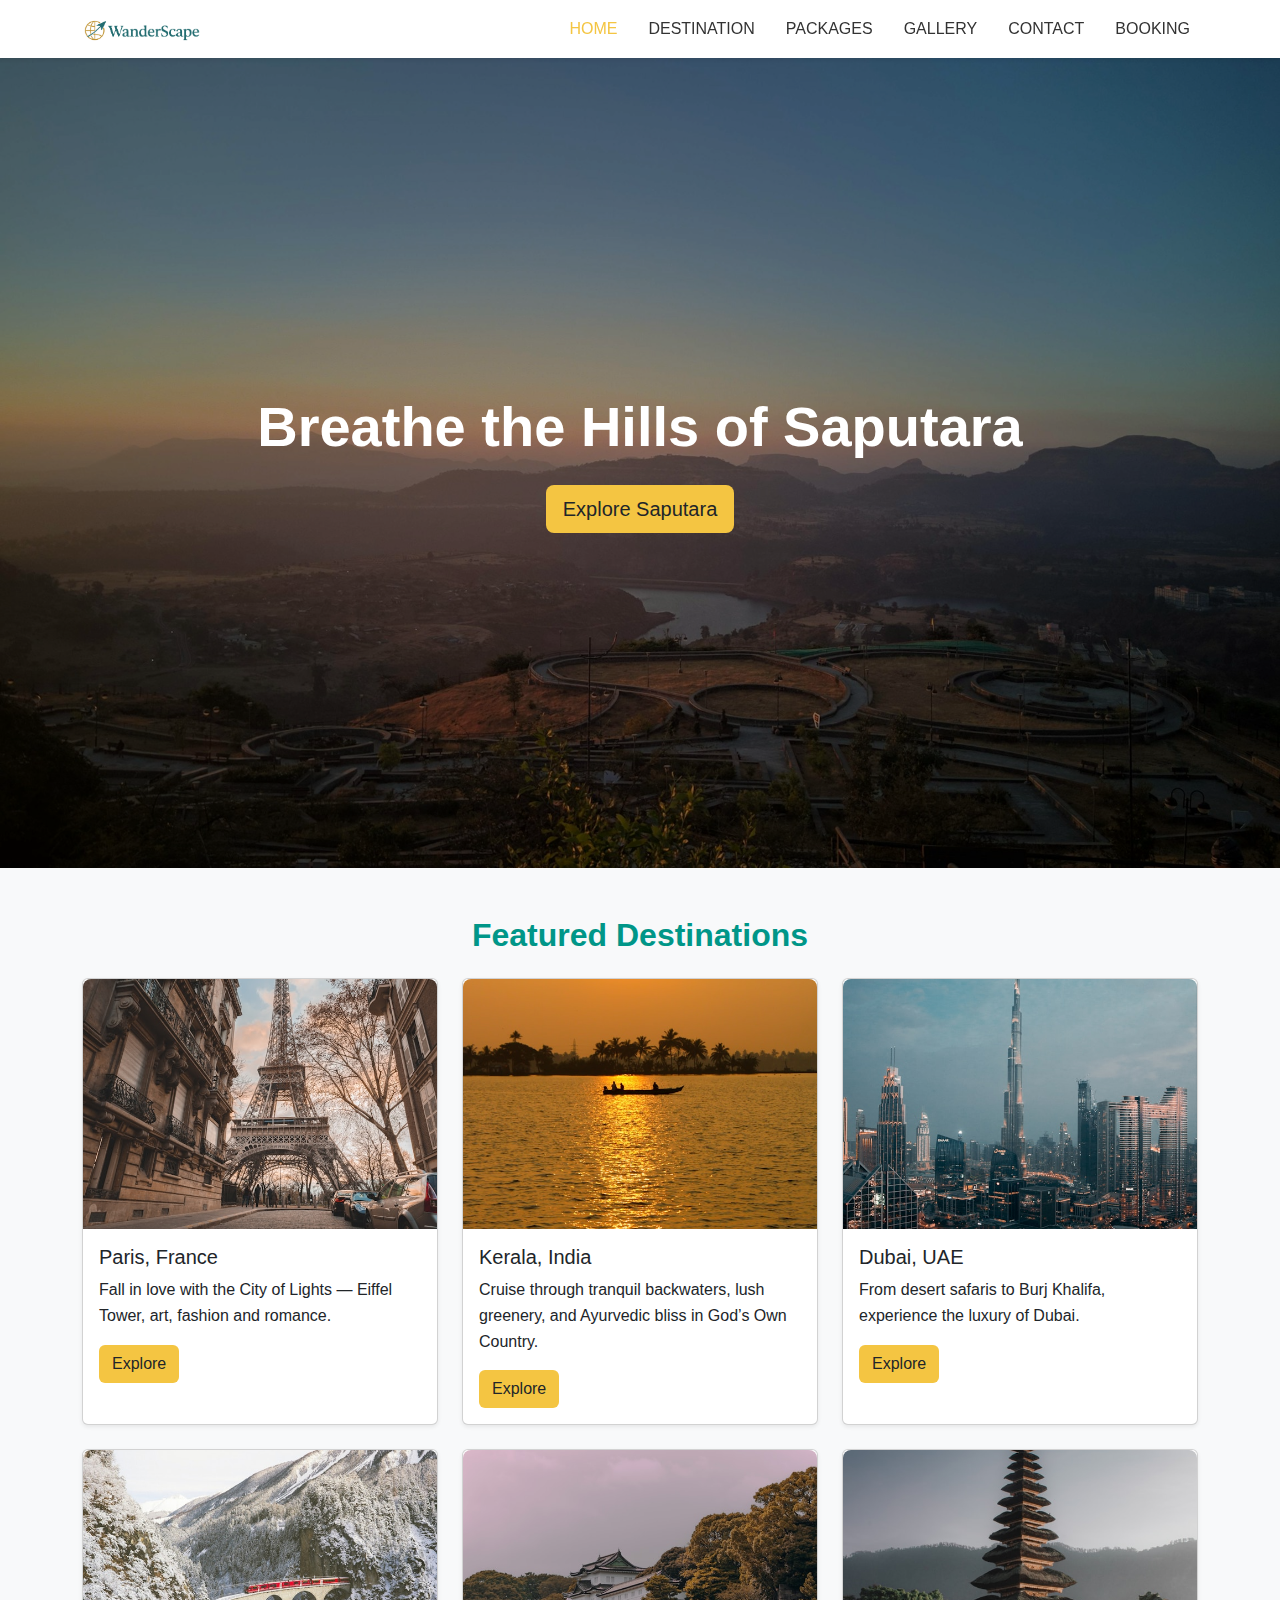
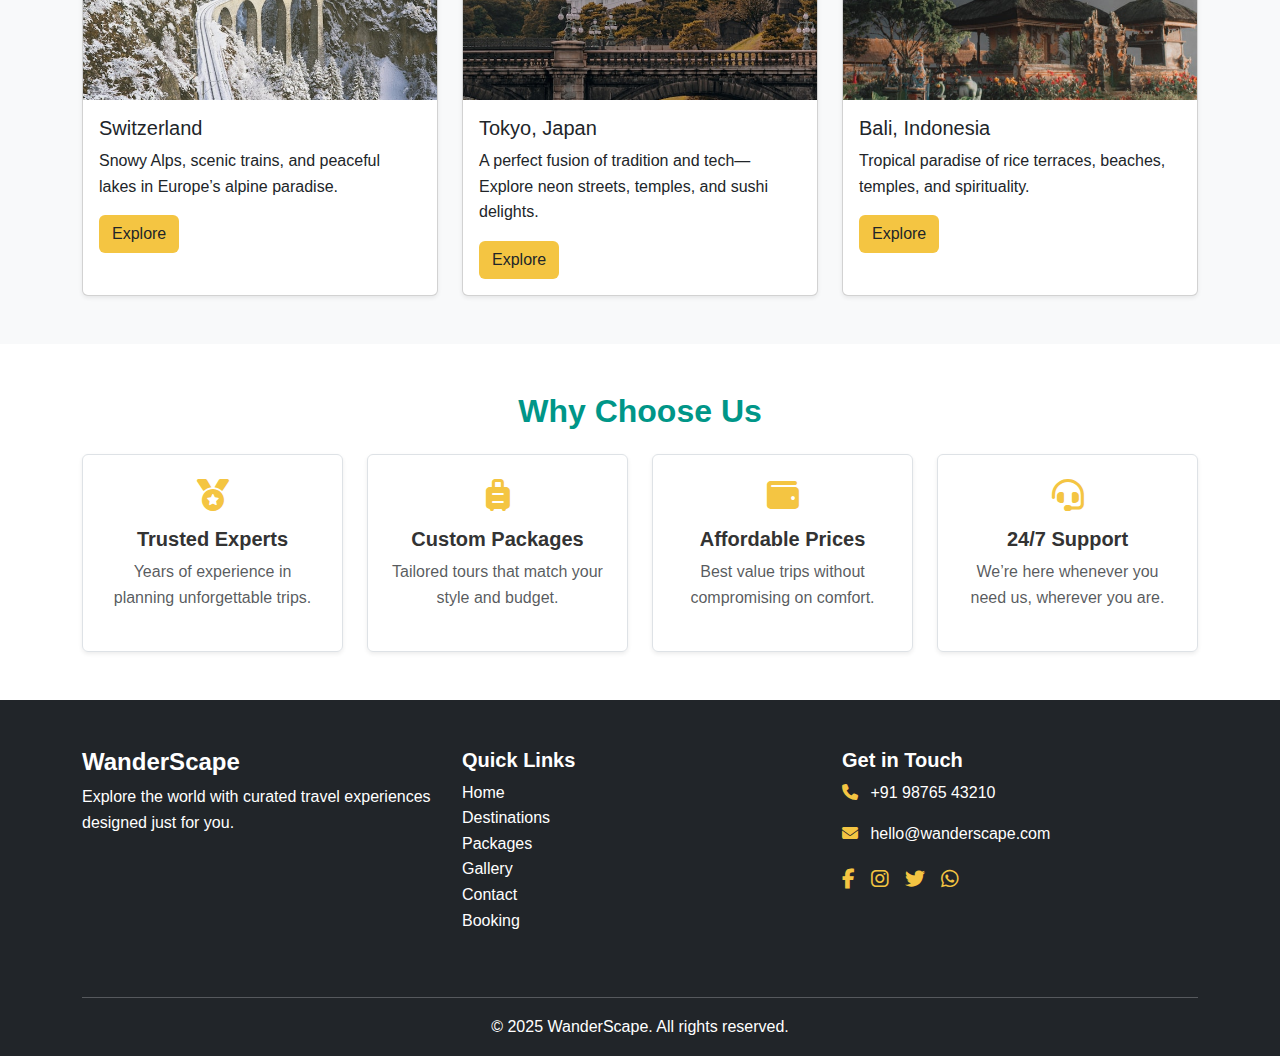
<file: WanderScape/index.html>
<!DOCTYPE html>
<html lang="en">
<head>
    <meta charset="UTF-8">
    <meta name="viewport" content="width=device-width, initial-scale=1.0">
    <title>WanderScape</title>


    <link href="https://cdn.jsdelivr.net/npm/bootstrap@5.3.3/dist/css/bootstrap.min.css" rel="stylesheet">
    <link rel="stylesheet" href="https://cdnjs.cloudflare.com/ajax/libs/font-awesome/6.5.0/css/all.min.css">
    <link rel="shortcut icon" href="images/logo-01.png" type="image/x-icon">

    <style>
 /* ========= Root Variables ========= */
:root {
  --primary-color: #009688;
  --accent-color: #f4c542;
  --bg-color: #ffffff;
  --text-color: #333333;
  --light-accent: #ccefff;
}

/* ========= Base Reset ========= */
body {
  background-color: var(--bg-color);
  color: var(--text-color);
  font-family: 'Segoe UI', sans-serif;
  line-height: 1.6;
  margin: 0;
  padding: 0;
}

/* ========= Navbar Styling ========= */
.navbar {
  transition: all 0.3s ease;
}

.navbar .navbar-brand img {
  max-height: 50px;
}

.nav-link {
  color: var(--text-color);
  margin-left: 15px;
  position: relative;
  font-weight: 500;
  text-transform: uppercase;
  transition: 0.3s ease;
}

.nav-link::after {
  content: '';
  position: absolute;
  left: 0;
  bottom: -5px;
  width: 0;
  height: 2px;
  background-color: var(--accent-color);
  transition: width 0.3s;
}

.nav-link:hover::after {
  width: 100%;
}

.nav-link:hover {
  color: var(--accent-color) !important;
}

.nav-link.active {
  color: var(--accent-color) !important;
}

.sticky-top {
  transition: all 0.3s ease-in-out;
  z-index: 1030; /* ensures navbar stays above everything */
}

.carousel-caption {
  top: 0;
  bottom: 0;
  left: 0;
  right: 0;
  padding: 30px;
  background: rgba(0, 0, 0, 0.4); /* optional dark overlay */
  display: flex;
  flex-direction: column;
  justify-content: center;
  align-items: center;
}

#heroCarousel .carousel-item {
  height: 90vh; /* Adjust as needed */
}

#heroCarousel .carousel-item img {
  object-fit: cover;
  height: 100%;
  width: 100%;
}

.card-img-top {
  height: 250px;         
  object-fit: cover;     
  border-radius: 8px 8px 0 0;
}

.btn{
    background-color: var(--accent-color);
}

.btn:hover{
    background-color: var(--light-accent);
    color: var(--text-color);
}

.container h2{
    color: var(--primary-color);
}

.highlight-box:hover {
  background-color:var(--light-accent);
  transition: all 0.3s ease;
  transform: translateY(-5px);
}

i{
  color: var(--accent-color);
}

footer a:hover {
  color: var(--accent-color);
  text-decoration: underline;
}

    </style>
</head>
<body>

    <nav class="navbar navbar-expand-lg navbar-light bg-white shadow-sm sticky-top">
    <div class="container">
        
        <a class="navbar-brand" href="#">
        <img src="images/logo-02.png" alt="Logo" width="120" height="auto">
        </a>

        <button class="navbar-toggler" type="button" data-bs-toggle="collapse" data-bs-target="#navbarNav">
        <span class="navbar-toggler-icon"></span>
        </button>


        <div class="collapse navbar-collapse justify-content-end" id="navbarNav">
        <ul class="navbar-nav text-uppercase fw-semibold">
            <li class="nav-item">
            <a class="nav-link active" href="index.html">Home</a>
            </li>
            <li class="nav-item">
            <a class="nav-link" href="destination.html">Destination</a>
            </li>
            <li class="nav-item">
            <a class="nav-link" href="packages.html">Packages</a>
            </li>
            <li class="nav-item">
            <a class="nav-link" href="gallery.html">Gallery</a>
            </li>
            <li class="nav-item">
            <a class="nav-link" href="contact.html">Contact</a>
            </li>
            <li class="nav-item">
            <a class="nav-link" href="booking.html">Booking</a>
            </li>
        </ul>
        </div>
    </div>
    </nav>

    <div id="heroCarousel" class="carousel slide" data-bs-ride="carousel" data-bs-interval="2500">
  <div class="carousel-inner">

    <!-- Saputara -->
    <div class="carousel-item active">
      <img src="images/saputara.jpg" class="d-block w-100" alt="Saputara">
      <div class="carousel-caption d-flex flex-column justify-content-center align-items-center h-100">
        <h1 class="display-4 fw-bold text-white">Breathe the Hills of Saputara</h1>
        <a href="packages.html" class="btn btn-lg mt-3">Explore Saputara</a>
      </div>
    </div>

    <!-- Goa -->
    <div class="carousel-item">
      <img src="images/goa.jpg" class="d-block w-100" alt="Goa">
      <div class="carousel-caption d-flex flex-column justify-content-center align-items-center h-100">
        <h1 class="display-4 fw-bold text-white">Feel the Freedom of Goa Beaches</h1>
        <a href="booking.html" class="btn btn-lg mt-3">Book Your Getaway</a>
      </div>
    </div>

    <!-- Jaipur -->
    <div class="carousel-item">
      <img src="images/jaipur.jpg" class="d-block w-100" alt="Jaipur">
      <div class="carousel-caption d-flex flex-column justify-content-center align-items-center h-100">
        <h1 class="display-4 fw-bold text-white">Step Into Royal Heritage in Jaipur</h1>
        <a href="destination.html" class="btn btn-lg mt-3">Discover Jaipur</a>
      </div>
    </div>

    <!-- Manali -->
    <div class="carousel-item">
      <img src="images/manali.jpg" class="d-block w-100" alt="Manali">
      <div class="carousel-caption d-flex flex-column justify-content-center align-items-center h-100">
        <h1 class="display-4 fw-bold text-white">Adventure & Chill in Manali</h1>
        <a href="packages.html" class="btn btn-lg mt-3">View Packages</a>
      </div>
    </div>

    <!-- Rann of Kutch -->
    <div class="carousel-item">
      <img src="images/kutch.jpg" class="d-block w-100" alt="Rann of Kutch">
      <div class="carousel-caption d-flex flex-column justify-content-center align-items-center h-100">
        <h1 class="display-4 fw-bold text-white">Witness the White Wonders of Kutch</h1>
        <a href="gallery.html" class="btn btn-lg mt-3">Experience the Rann</a>
      </div>
    </div>

    </div>
    </div>

    <section class="featured-destinations py-5 bg-light">
    <div class="container">
      <h2 class="text-center mb-4 fw-bold">Featured Destinations</h2>
      <div class="row g-4">

        <!-- Paris -->
        <div class="col-md-4">
          <div class="card h-100 shadow-sm">
            <img src="images/paris.jpg" class="card-img-top" alt="Paris">
            <div class="card-body">
              <h5 class="card-title">Paris, France</h5>
              <p class="card-text">Fall in love with the City of Lights — Eiffel Tower, art, fashion and romance.</p>
              <a href="destination.html#paris" class="btn">Explore</a>
            </div>
          </div>
        </div>

        <!-- Kerala -->
      <div class="col-md-4">
      <div class="card h-100 shadow-sm">
          <img src="images/kerala.jpg" class="card-img-top" alt="Kerala">
          <div class="card-body">
          <h5 class="card-title">Kerala, India</h5>
          <p class="card-text">Cruise through tranquil backwaters, lush greenery, and Ayurvedic bliss in God’s Own Country.</p>
          <a href="destination.html#kerala" class="btn">Explore</a>
          </div>
      </div>
      </div>

        <!-- Dubai -->
        <div class="col-md-4">
          <div class="card h-100 shadow-sm">
            <img src="images/dubai.jpg" class="card-img-top" alt="Dubai">
            <div class="card-body">
              <h5 class="card-title">Dubai, UAE</h5>
              <p class="card-text">From desert safaris to Burj Khalifa, experience the luxury of Dubai.</p>
              <a href="destination.html#dubai" class="btn">Explore</a>
            </div>
          </div>
        </div>

        <!-- Switzerland -->
        <div class="col-md-4">
          <div class="card h-100 shadow-sm">
            <img src="images/switzerland.jpg" class="card-img-top" alt="Switzerland">
            <div class="card-body">
              <h5 class="card-title">Switzerland</h5>
              <p class="card-text">Snowy Alps, scenic trains, and peaceful lakes in Europe’s alpine paradise.</p>
              <a href="destination.html#switzerland" class="btn">Explore</a>
            </div>
          </div>
        </div>

        <!-- Tokyo -->
      <div class="col-md-4">
      <div class="card h-100 shadow-sm">
          <img src="images/tokyo.jpg" class="card-img-top" alt="Tokyo">
          <div class="card-body">
          <h5 class="card-title">Tokyo, Japan</h5>
          <p class="card-text">A perfect fusion of tradition and tech—Explore neon streets, temples, and sushi delights.</p>
          <a href="destination.html#tokyo" class="btn">Explore</a>
          </div>
      </div>
      </div>


        <!-- Bali -->
        <div class="col-md-4">
          <div class="card h-100 shadow-sm">
            <img src="images/bali.jpg" class="card-img-top" alt="Bali">
            <div class="card-body">
              <h5 class="card-title">Bali, Indonesia</h5>
              <p class="card-text">Tropical paradise of rice terraces, beaches, temples, and spirituality.</p>
              <a href="destination.html#bali" class="btn">Explore</a>
            </div>
          </div>
        </div>

      </div>
    </div>
  </section>

  <section class="why-choose-us py-5">
    <div class="container">
      <h2 class="text-center mb-4 fw-bold">Why Choose Us</h2>
      <div class="row g-4 text-center">

        <!-- Box 1 -->
        <div class="col-md-3">
          <div class="p-4 border rounded shadow-sm h-100 highlight-box">
            <i class="fas fa-medal fa-2x mb-3"></i>
            <h5 class="fw-semibold">Trusted Experts</h5>
            <p class="text-muted">Years of experience in planning unforgettable trips.</p>
          </div>
        </div>

        <!-- Box 2 -->
        <div class="col-md-3">
          <div class="p-4 border rounded shadow-sm h-100 highlight-box">
            <i class="fas fa-suitcase-rolling fa-2x mb-3"></i>
            <h5 class="fw-semibold">Custom Packages</h5>
            <p class="text-muted">Tailored tours that match your style and budget.</p>
          </div>
        </div>

        <!-- Box 3 -->
        <div class="col-md-3">
          <div class="p-4 border rounded shadow-sm h-100 highlight-box">
            <i class="fas fa-wallet fa-2x mb-3"></i>
            <h5 class="fw-semibold">Affordable Prices</h5>
            <p class="text-muted">Best value trips without compromising on comfort.</p>
          </div>
        </div>

        <!-- Box 4 -->
        <div class="col-md-3">
          <div class="p-4 border rounded shadow-sm h-100 highlight-box">
            <i class="fas fa-headset fa-2x mb-3"></i>
            <h5 class="fw-semibold">24/7 Support</h5>
            <p class="text-muted">We’re here whenever you need us, wherever you are.</p>
          </div>
        </div>

      </div>
    </div>
  </section>

  <footer class="bg-dark text-white pt-5 pb-3">
  <div class="container">
    <div class="row">

      
      <div class="col-md-4 mb-4">
        <h4 class="fw-bold">WanderScape</h4>
        <p>Explore the world with curated travel experiences designed just for you.</p>
      </div>

      <!-- Quick Links -->
      <div class="col-md-4 mb-4">
        <h5 class="fw-semibold">Quick Links</h5>
        <ul class="list-unstyled">
          <li><a href="index.html" class="text-white text-decoration-none">Home</a></li>
          <li><a href="destination.html" class="text-white text-decoration-none">Destinations</a></li>
          <li><a href="packages.html" class="text-white text-decoration-none">Packages</a></li>
          <li><a href="gallery.html" class="text-white text-decoration-none">Gallery</a></li>
          <li><a href="contact.html" class="text-white text-decoration-none">Contact</a></li>
          <li><a href="booking.html" class="text-white text-decoration-none">Booking</a></li>
        </ul>
      </div>

    
      <div class="col-md-4 mb-4">
        <h5 class="fw-semibold">Get in Touch</h5>
        <p><i class="fas fa-phone me-2"></i> +91 98765 43210</p>
        <p><i class="fas fa-envelope me-2"></i> hello@wanderscape.com</p>
        <div class="d-flex gap-3 mt-3">
          <a href="#" class="text-white fs-5"><i class="fab fa-facebook-f"></i></a>
          <a href="#" class="text-white fs-5"><i class="fab fa-instagram"></i></a>
          <a href="#" class="text-white fs-5"><i class="fab fa-twitter"></i></a>
          <a href="#" class="text-white fs-5"><i class="fab fa-whatsapp"></i></a>
        </div>
      </div>

    </div>

    <hr class="border-top border-light mt-4">
    <p class="text-center mb-0">© 2025 WanderScape. All rights reserved.</p>
  </div>
</footer>


    <script src="https://cdn.jsdelivr.net/npm/bootstrap@5.3.3/dist/js/bootstrap.bundle.min.js">

      
    </script>
</body>
</html>
</file>
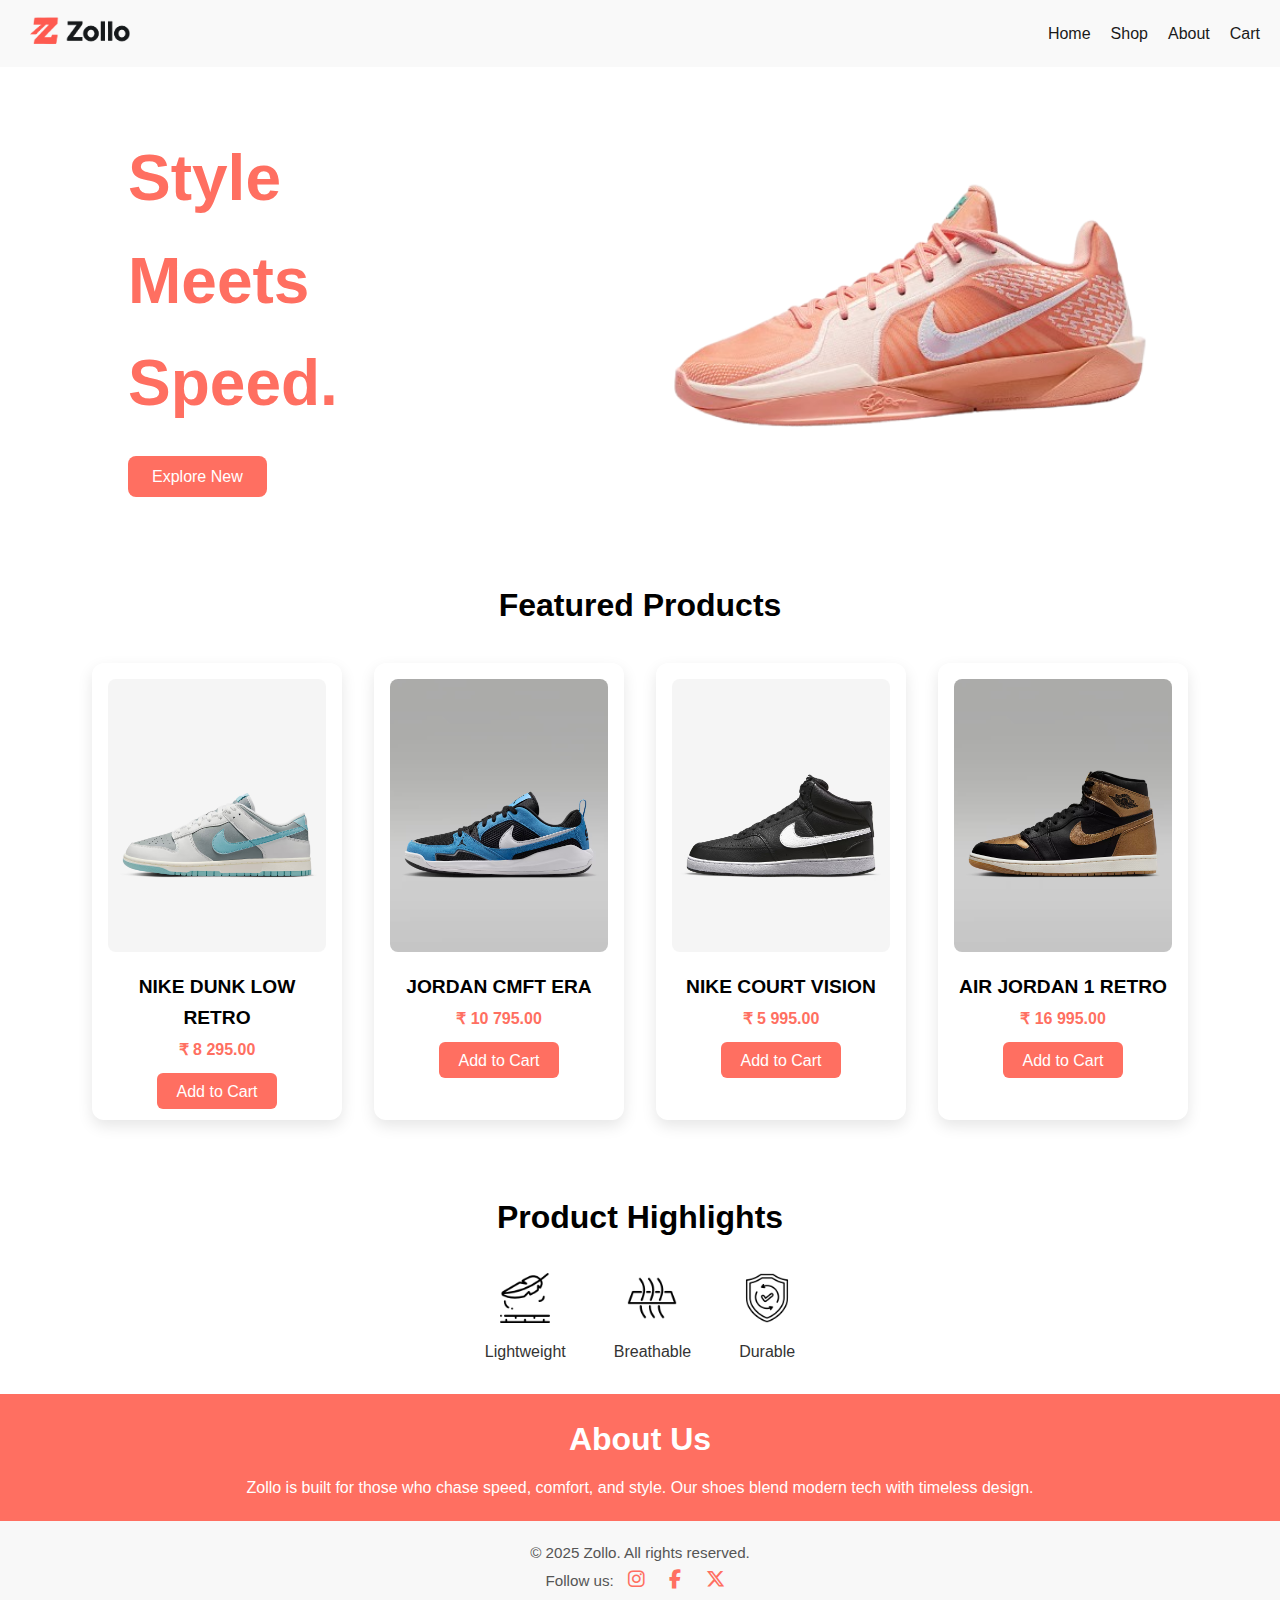
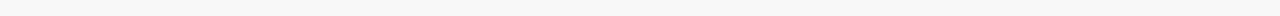
<file: Zollo/index.html>
<!DOCTYPE html>
<html lang="en">
<head>
  <meta charset="UTF-8" />
  <meta name="viewport" content="width=device-width, initial-scale=1.0"/>
  <title>Zollo</title>
  <link rel="stylesheet" href="style.css" />
  <link rel="shortcut icon" href="images/logo.png" type="image/x-icon" />
  <link rel="stylesheet" href="https://cdnjs.cloudflare.com/ajax/libs/font-awesome/6.5.0/css/all.min.css"/>
</head>
<body>

  <!-- NAVBAR -->
  <nav class="navbar">
    <div class="navlogo">
      <img src="images/logo-01.png" alt="Zollo Logo" />
    </div>
    <div class="menu-toggle" onclick="toggleMenu()">
      <i class="fas fa-bars"></i>
    </div>
    <ul class="navlist">
      <li class="nav-link"><a href="#home">Home</a></li>
      <li class="nav-link"><a href="#shop">Shop</a></li>
      <li class="nav-link"><a href="#about">About</a></li>
      <li class="nav-link"><a href="cart.html">Cart</a></li>
    </ul>
  </nav>

  <!-- HERO SECTION -->
  <section class="home" id="home">
    <div class="hero">
      <div class="hero-left">
        <h1>
        <span class="responsive-line">Style</span>
        <br class="responsive-br">
        <span class="responsive-line">Meets</span>
        <br class="responsive-br">
        <span class="responsive-line">Speed.</span>
        </h1>
        <div class="hero-btn">
          <a href="#shop" >Explore New</a>
        </div>
      </div>
      <div class="hero-right">
        <img src="images/SABRINA+2+EP-removebg-preview.png" alt="Main Shoe Image"/>
      </div>
    </div>
  </section>

  <!-- SHOP SECTION -->
  <section class="shop" id="shop">
    <h2 class="shop-title">Featured Products</h2>
    <div class="shop-container">
      <div class="products-card">
        <div class="pr-img">
          <img src="images/NIKE+DUNK+LOW+RETRO.jpg" />
        </div>
        <div class="shoe-name">NIKE DUNK LOW RETRO</div>
        <div class="shoe-pr">₹ 8 295.00</div>
        <div class="shop-btn">
          <a href="#" class="add-to-cart">Add to Cart</a>
        </div>
      </div>
      <div class="products-card">
        <div class="pr-img">
          <img src="images/JORDAN+CMFT+ERA.jpg" />
        </div>
        <div class="shoe-name">JORDAN CMFT ERA</div>
        <div class="shoe-pr">₹ 10 795.00</div>
        <div class="shop-btn">
          <a href="#" class="add-to-cart">Add to Cart</a>
        </div>
      </div>
      <div class="products-card">
        <div class="pr-img">
          <img src="images/NIKE+COURT+VISION+MID+NN.jpg" />
        </div>
        <div class="shoe-name">NIKE COURT VISION </div>
        <div class="shoe-pr">₹ 5 995.00</div>
        <div class="shop-btn">
          <a href="#" class="add-to-cart">Add to Cart</a>
        </div>
      </div>
      <div class="products-card">
        <div class="pr-img">
          <img src="images/AIR+JORDAN+1+RETRO+HIGH+OG.jpg" />
        </div>
        <div class="shoe-name">AIR JORDAN 1 RETRO</div>
        <div class="shoe-pr">₹ 16 995.00</div>
        <div class="shop-btn">
          <a href="#" class="add-to-cart">Add to Cart</a>
        </div>
      </div>
    </div>
  </section>

  <!-- ABOUT SECTION -->
  <section class="about" id="about">
    <h2 class="about-title">Product Highlights</h2>
    <div class="about-container">
      <div class="highlight-item">
        <div class="highlight-img"><img src="images/light.png" /></div>
        <div class="highlight">Lightweight</div>
      </div>
      <div class="highlight-item">
        <div class="highlight-img"><img src="images/breathable.png" /></div>
        <div class="highlight">Breathable</div>
      </div>
      <div class="highlight-item">
        <div class="highlight-img"><img src="images/security.png" /></div>
        <div class="highlight">Durable</div>
      </div>
    </div>
    <div class="para">
      <div class="para-title">
        <h2>About Us</h2>
      </div>
      <div class="ab-pr">
        <p>Zollo is built for those who chase speed, comfort, and style. Our shoes blend modern tech with timeless design.</p>
      </div>
    </div>
  </section>

  <!-- FOOTER -->
  <footer class="footer" id="contact">
    <p>© 2025 Zollo. All rights reserved.</p>
    <p>Follow us:
      <a href="#"><i class="fab fa-instagram"></i></a>
      <a href="#"><i class="fab fa-facebook-f"></i></a>
      <a href="#"><i class="fab fa-x-twitter"></i></a>
    </p>
  </footer>

  <!-- SCRIPT -->
  <script>
    function toggleMenu() {
      const navList = document.querySelector(".navlist");
      navList.classList.toggle("show");
    }

    const addToCartButtons = document.querySelectorAll('.shop-btn a');

  addToCartButtons.forEach((btn, index) => {
    btn.addEventListener('click', (e) => {
      e.preventDefault();

      const card = btn.closest('.products-card');
      const name = card.querySelector('.shoe-name').textContent;
      const price = card.querySelector('.shoe-pr').textContent.replace("₹ ", "").trim();
      const image = card.querySelector('img').getAttribute('src');

      const item = { name, price, image };

      let cart = JSON.parse(localStorage.getItem("cart")) || [];
      cart.push(item);
      localStorage.setItem("cart", JSON.stringify(cart));

      alert(`${name} added to cart!`);
    });
  });

  </script>
</body>
</html>
</file>
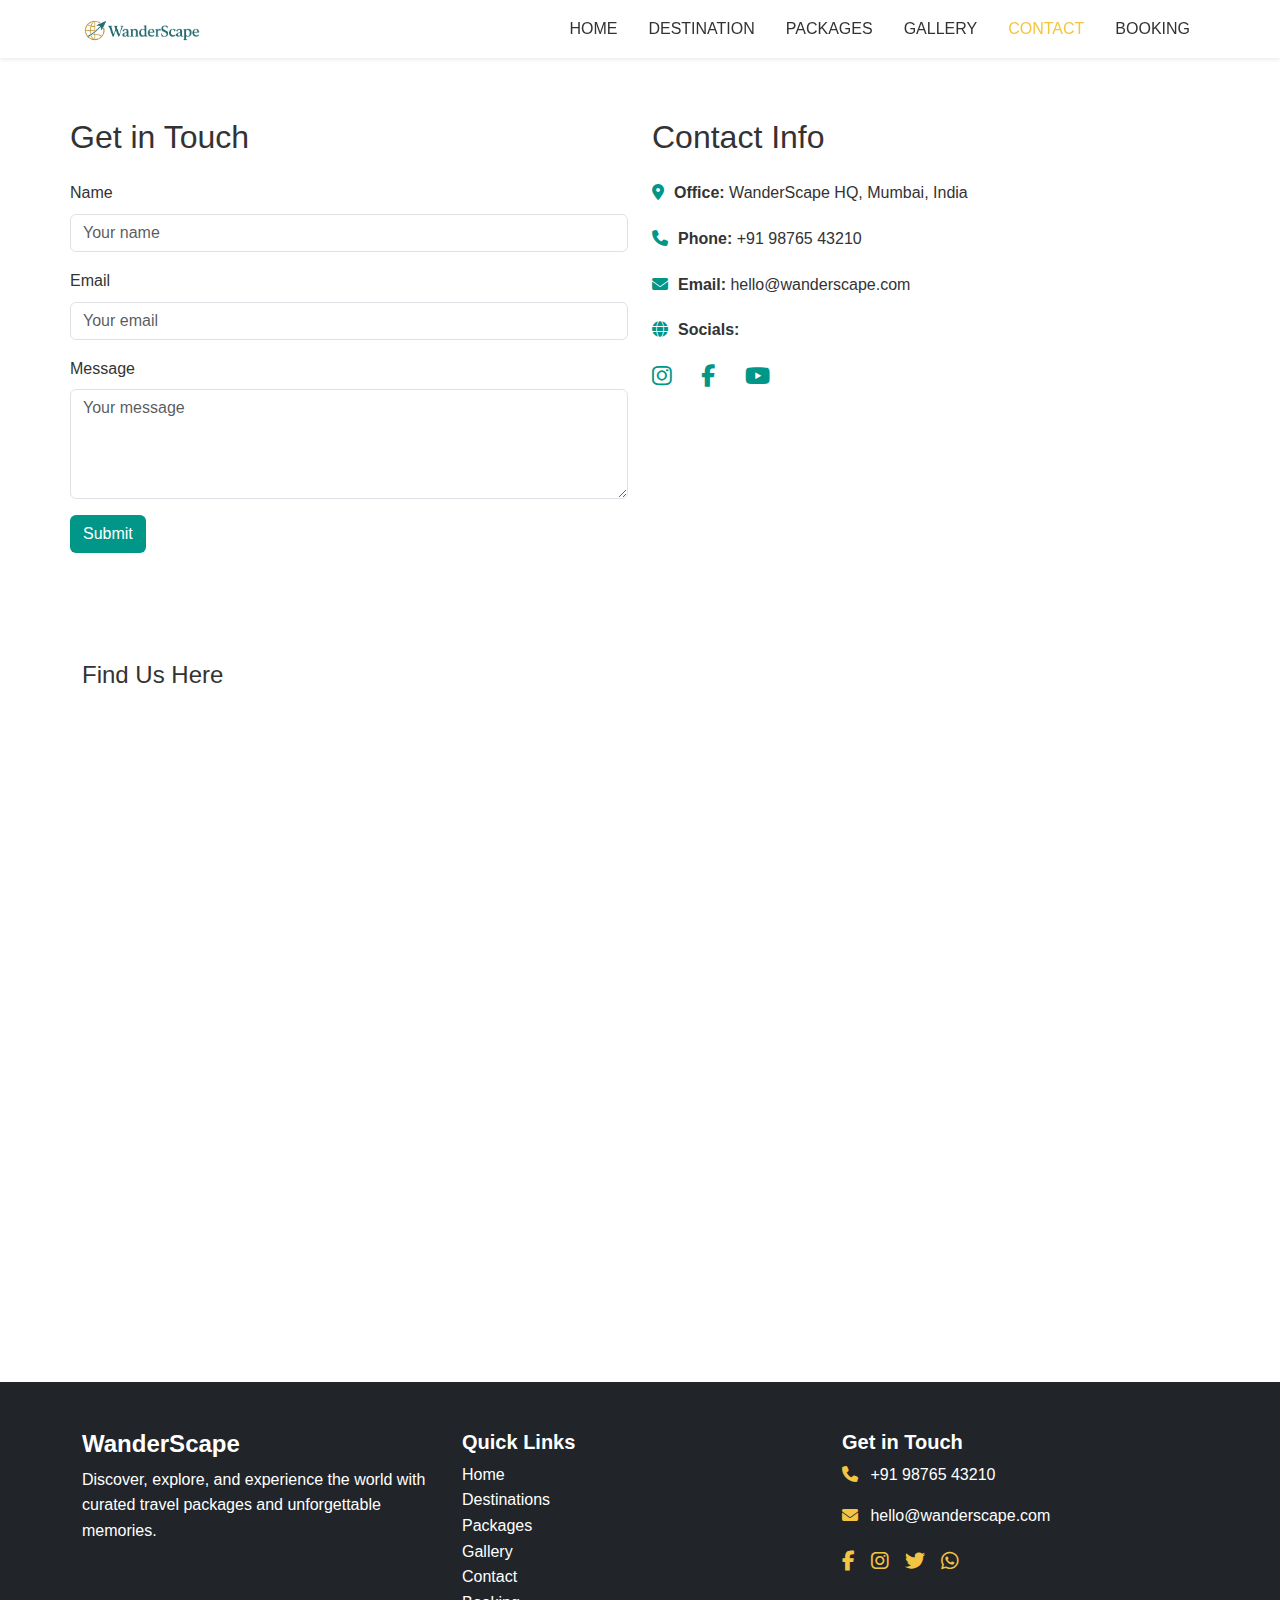
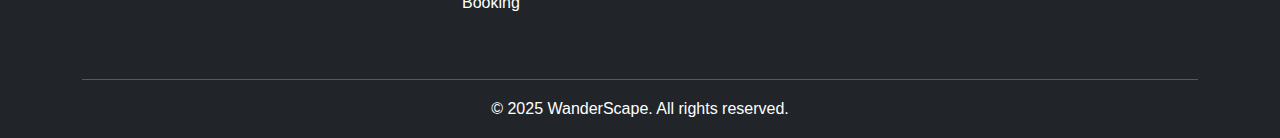
<file: WanderScape/contact.html>
<!DOCTYPE html>
<html lang="en">
<head>
  <meta charset="UTF-8">
  <title>Contact | WanderScape</title>
  <meta name="viewport" content="width=device-width, initial-scale=1">
  
  
  <link href="https://cdn.jsdelivr.net/npm/bootstrap@5.3.3/dist/css/bootstrap.min.css" rel="stylesheet">
  <link rel="stylesheet" href="https://cdnjs.cloudflare.com/ajax/libs/font-awesome/6.5.0/css/all.min.css">
    <link rel="shortcut icon" href="images/logo-01.png" type="image/x-icon">

  <style>
    
    /* ========= Root Variables ========= */
    :root {
    --primary-color: #009688;
    --accent-color: #f4c542;
    --bg-color: #ffffff;
    --text-color: #333333;
    --light-accent: #ccefff;
    }

    body {
    background-color: var(--bg-color);
    color: var(--text-color);
    font-family: 'Segoe UI', sans-serif;
    line-height: 1.6;
    margin: 0;
    padding: 0;
    }

    /* ========= Navbar Styling ========= */
    .navbar {
    transition: all 0.3s ease;
    }

    .navbar .navbar-brand img {
    max-height: 50px;
    }

    .nav-link {
    color: var(--text-color);
    margin-left: 15px;
    position: relative;
    font-weight: 500;
    text-transform: uppercase;
    transition: 0.3s ease;
    }

    .nav-link::after {
    content: '';
    position: absolute;
    left: 0;
    bottom: -5px;
    width: 0;
    height: 2px;
    background-color: var(--accent-color);
    transition: width 0.3s;
    }

    .nav-link:hover::after {
    width: 100%;
    }

    .nav-link:hover {
    color: var(--accent-color) !important;
    }

    .nav-link.active {
    color: var(--accent-color) !important;
    }

    .sticky-top {
    transition: all 0.3s ease-in-out;
    z-index: 1030; /* ensures navbar stays above everything */
    }

    .contact-section {
      padding: 60px 0;
    }
    .form-control:focus {
      border-color: #009688;
      box-shadow: 0 0 0 0.2rem rgba(0, 150, 136, 0.25);
    }
    .info-box i {
      color: #009688;
      margin-right: 10px;
    }
    .info-box {
      margin-bottom: 20px;
    }
    .social-icons a {
      font-size: 1.4rem;
      margin-right: 15px;
      color: #333;
    }
    .social-icons a:hover {
      color: #009688;
    }

    i{
      color: var(--accent-color);
    }

  footer a:hover {
    color: var(--accent-color);
    text-decoration: underline;
  }

  </style>
</head>
<body>

     <nav class="navbar navbar-expand-lg navbar-light bg-white shadow-sm sticky-top">
        <div class="container">
            
            <a class="navbar-brand" href="#">
            <img src="images/logo-02.png" alt="Logo" width="120" height="auto">
            </a>

            <button class="navbar-toggler" type="button" data-bs-toggle="collapse" data-bs-target="#navbarNav">
            <span class="navbar-toggler-icon"></span>
            </button>


            <div class="collapse navbar-collapse justify-content-end" id="navbarNav">
            <ul class="navbar-nav text-uppercase fw-semibold">
                <li class="nav-item">
                <a class="nav-link" href="index.html">Home</a>
                </li>
                <li class="nav-item">
                <a class="nav-link" href="destination.html">Destination</a>
                </li>
                <li class="nav-item">
                <a class="nav-link" href="packages.html">Packages</a>
                </li>
                <li class="nav-item">
                <a class="nav-link" href="gallery.html">Gallery</a>
                </li>
                <li class="nav-item">
                <a class="nav-link active" href="contact.html">Contact</a>
                </li>
                <li class="nav-item">
                <a class="nav-link" href="booking.html">Booking</a>
                </li>
            </ul>
            </div>
        </div>
    </nav>

  <section class="container contact-section">
    <div class="row">
      <!-- Contact Form -->
      <div class="col-md-6">
        <h2 class="mb-4">Get in Touch</h2>
        <form>
          <div class="mb-3">
            <label for="name" class="form-label">Name</label>
            <input type="text" class="form-control" id="name" placeholder="Your name">
          </div>
          <div class="mb-3">
            <label for="email" class="form-label">Email</label>
            <input type="email" class="form-control" id="email" placeholder="Your email">
          </div>
          <div class="mb-3">
            <label for="message" class="form-label">Message</label>
            <textarea class="form-control" id="message" rows="4" placeholder="Your message"></textarea>
          </div>
          <button type="submit" class="btn" style="background-color:#009688; color: white;">Submit</button>
        </form>
      </div>

      <!-- Contact Info -->
      <div class="col-md-6">
        <h2 class="mb-4">Contact Info</h2>
        <div class="info-box">
          <p><i class="fas fa-map-marker-alt"></i><strong>Office:</strong> WanderScape HQ, Mumbai, India</p>
        </div>
        <div class="info-box">
          <p><i class="fas fa-phone"></i><strong>Phone:</strong> +91 98765 43210</p>
        </div>
        <div class="info-box">
          <p><i class="fas fa-envelope"></i><strong>Email:</strong> hello@wanderscape.com</p>
        </div>
        <div class="info-box">
          <p><i class="fas fa-globe"></i><strong>Socials:</strong></p>
          <div class="social-icons">
            <a href="#"><i class="fab fa-instagram"></i></a>
            <a href="#"><i class="fab fa-facebook-f"></i></a>
            <a href="#"><i class="fab fa-youtube"></i></a>
          </div>
        </div>
      </div>
    </div>
  </section>

  <!-- Google Map -->
  <section class="container my-5">
    <h4 class="mb-3">Find Us Here</h4>
    <div class="ratio ratio-16x9">
      <iframe 
        src="https://www.google.com/maps/embed?pb=!1m18!1m12!1m3!1d241317.11609778247!2d72.74109823727044!3d19.08219783838727!2m3!1f0!2f0!3f0!3m2!1i1024!2i768!4f13.1!3m3!1m2!1s0x3be7b63b33593e1f%3A0xf91e5f608f5eb63e!2sMumbai%2C%20Maharashtra!5e0!3m2!1sen!2sin!4v1687495289029!5m2!1sen!2sin" 
        style="border:0;" allowfullscreen="" loading="lazy"></iframe>
    </div>
  </section>

 
 <footer class="bg-dark text-white pt-5 pb-3">
  <div class="container">
    <div class="row">

      
      <div class="col-md-4 mb-4">
        <h4 class="fw-bold">WanderScape</h4>
      <p>Discover, explore, and experience the world with curated travel packages and unforgettable memories.</p>
      </div>

      <!-- Quick Links -->
      <div class="col-md-4 mb-4">
        <h5 class="fw-semibold">Quick Links</h5>
        <ul class="list-unstyled">
          <li><a href="index.html" class="text-white text-decoration-none">Home</a></li>
          <li><a href="destination.html" class="text-white text-decoration-none">Destinations</a></li>
          <li><a href="packages.html" class="text-white text-decoration-none">Packages</a></li>
          <li><a href="gallery.html" class="text-white text-decoration-none">Gallery</a></li>
          <li><a href="contact.html" class="text-white text-decoration-none">Contact</a></li>
          <li><a href="booking.html" class="text-white text-decoration-none">Booking</a></li>
        </ul>
      </div>

    
      <div class="col-md-4 mb-4">
        <h5 class="fw-semibold">Get in Touch</h5>
        <p><i class="fas fa-phone me-2"></i> +91 98765 43210</p>
        <p><i class="fas fa-envelope me-2"></i> hello@wanderscape.com</p>
        <div class="d-flex gap-3 mt-3">
          <a href="#" class="text-white fs-5"><i class="fab fa-facebook-f"></i></a>
          <a href="#" class="text-white fs-5"><i class="fab fa-instagram"></i></a>
          <a href="#" class="text-white fs-5"><i class="fab fa-twitter"></i></a>
          <a href="#" class="text-white fs-5"><i class="fab fa-whatsapp"></i></a>
        </div>
      </div>

    </div>

    <hr class="border-top border-light mt-4">
    <p class="text-center mb-0">© 2025 WanderScape. All rights reserved.</p>
  </div>
</footer>

  <!-- Bootstrap JS -->
  <script src="https://cdn.jsdelivr.net/npm/bootstrap@5.3.3/dist/js/bootstrap.bundle.min.js"></script>
</body>
</html>
</file>
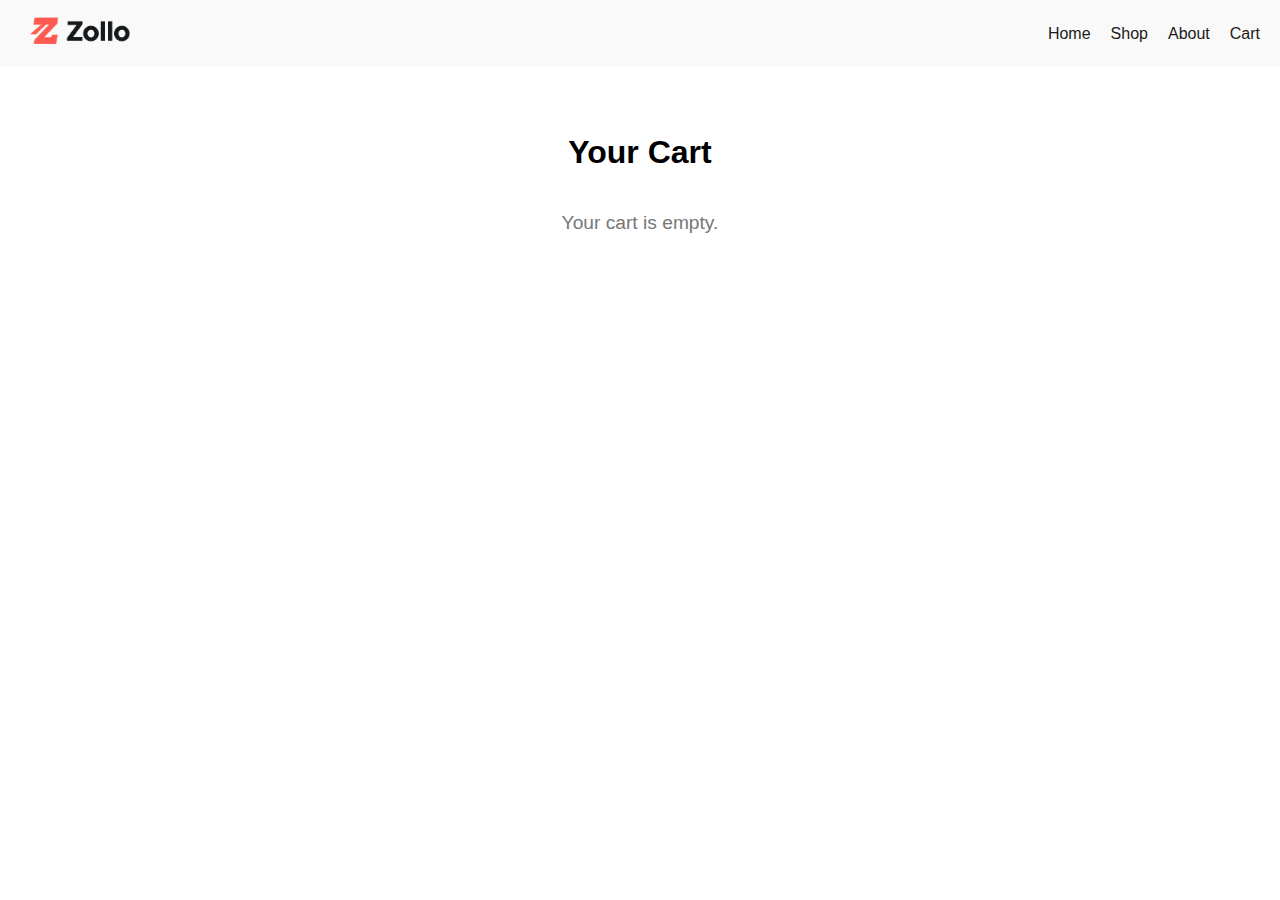
<file: Zollo/cart.html>
<!DOCTYPE html>
<html lang="en">
<head>
  <meta charset="UTF-8">
  <meta name="viewport" content="width=device-width, initial-scale=1">
  <title>Your Cart - Zollo</title>
  <link rel="stylesheet" href="style.css">
  <style>
    .cart-container {
      max-width: 800px;
      margin: 40px auto;
      padding: 20px;
    }

    .cart-title {
      font-size: 2rem;
      text-align: center;
      margin-bottom: 30px;
    }

    .cart-item {
      display: flex;
      align-items: center;
      justify-content: space-between;
      border-bottom: 1px solid #ddd;
      padding: 15px 0;
    }

    .cart-item img {
      width: 80px;
      height: auto;
      border-radius: 8px;
    }

    .cart-info {
      flex: 1;
      margin-left: 20px;
    }

    .cart-name {
      font-weight: bold;
    }

    .cart-price {
      color: #FF6F61;
    }

    .remove-btn {
      background-color: #ff4d4d;
      border: none;
      color: white;
      padding: 6px 10px;
      cursor: pointer;
      border-radius: 5px;
    }

    .empty-cart {
      text-align: center;
      font-size: 1.2rem;
      color: #777;
    }
  </style>
</head>
<body>

    <nav class="navbar">
    <div class="navlogo">
      <img src="images/logo-01.png" alt="Zollo Logo" />
    </div>
    <div class="menu-toggle" onclick="toggleMenu()">
      <i class="fas fa-bars"></i>
    </div>
    <ul class="navlist">
      <li class="nav-link"><a href="index.html">Home</a></li>
      <li class="nav-link"><a href="index.html#shop">Shop</a></li>
      <li class="nav-link"><a href="index.html#about">About</a></li>
      <li class="nav-link"><a href="cart.html">Cart</a></li>
    </ul>
  </nav>

  <div class="cart-container">
    <h1 class="cart-title">Your Cart</h1>
    <div id="cart-items"></div>
  </div>

  <script>
    const cartItemsContainer = document.getElementById("cart-items");
    const cartData = JSON.parse(localStorage.getItem("cart")) || [];

    function renderCart() {
      if (cartData.length === 0) {
        cartItemsContainer.innerHTML = '<p class="empty-cart">Your cart is empty.</p>';
        return;
      }

      cartItemsContainer.innerHTML = cartData.map((item, index) => `
        <div class="cart-item">
          <img src="${item.image}" alt="${item.name}">
          <div class="cart-info">
            <div class="cart-name">${item.name}</div>
            <div class="cart-price">₹ ${item.price}</div>
          </div>
          <button class="remove-btn" onclick="removeItem(${index})">Remove</button>
        </div>
      `).join('');
    }

    function removeItem(index) {
      cartData.splice(index, 1);
      localStorage.setItem("cart", JSON.stringify(cartData));
      renderCart();
    }

    renderCart();
  </script>

</body>
</html>
</file>
<file: Zollo/style.css>
/* Reset and basics */
* {
  margin: 0;
  padding: 0;
  box-sizing: border-box;
}

body {
  font-family: 'Poppins', sans-serif;
  line-height: 1.6;
}

/* ===== NAVBAR ===== */
.navbar {
  background-color: #f9f9f9;
  display: flex;
  align-items: center;
  justify-content: space-between;
  padding: 10px 20px;
  position: sticky;
  top: 0;
  z-index: 999;
}

.navlogo img {
  width: 120px;
  height: auto;
}

.menu-toggle {
  display: none;
  font-size: 24px;
  cursor: pointer;
}

.navlist {
  display: flex;
  gap: 20px;
  list-style: none;
}

.nav-link a {
  text-decoration: none;
  color: #1a1a1a;
  font-weight: 500;
  transition: 0.2s;
}

.nav-link a:hover {
  color: #ff6f61;
  border-bottom: 2px solid #ff6f61;
}

/* ===== HERO SECTION ===== */
.hero {
  display: flex;
  align-items: center;
  justify-content: space-between;
  padding: 60px 10%;
  gap: 40px;
  flex-wrap: wrap;
}

.hero-left {
  flex: 1;
  min-width: 280px;
}

.hero-left h1 {
  font-size: 4rem;
  color: #FF6F61;
  margin-bottom: 20px;
}

.hero-btn {
  margin-top: 30px;
}

.hero-btn a {
  background-color: #FF6F61;
  color: #fff;
  text-decoration: none;
  padding: 12px 24px;
  border-radius: 8px;
  font-size: 1rem;
  transition: 0.3s;
}

.hero-btn a:hover {
  background-color: #e0554d;
}

.hero-right {
  flex: 1;
  min-width: 280px;
  display: flex;
  justify-content: center;
}

.hero-right img {
  width: 100%;
  max-width: 500px;
  height: auto;
}

/* ===== SHOP SECTION ===== */
.shop-title {
  text-align: center;
  font-size: 2rem;
  margin-top: 30px;
}

.shop-container {
  display: flex;
  flex-wrap: wrap;
  justify-content: center;
  gap: 2rem;
  padding: 2rem;
}

.products-card {
  background-color: #fff;
  width: 250px;
  padding: 1rem;
  text-align: center;
  border-radius: 12px;
  box-shadow: 0 6px 15px rgba(0, 0, 0, 0.1);
  transition: transform 0.3s;
}

.products-card:hover {
  transform: translateY(-5px);
}

.pr-img img {
  width: 100%;
  height: auto;
  border-radius: 8px;
}

.shoe-name {
  font-size: 1.2rem;
  font-weight: bold;
  margin: 0.8rem 0 0.2rem;
}

.shoe-pr {
  color: #FF6F61;
  font-weight: 600;
  margin-bottom: 1rem;
}

.shop-btn a {
  background-color: #FF6F61;
  color: #fff;
  text-decoration: none;
  padding: 0.6rem 1.2rem;
  border-radius: 6px;
}

.shop-btn a:hover {
  background-color: #e0554d;
}

/* ===== ABOUT SECTION ===== */
.about-title {
  text-align: center;
  margin-top: 40px;
  font-size: 2rem;
}

.about-container {
  display: flex;
  justify-content: center;
  gap: 3rem;
  flex-wrap: wrap;
  text-align: center;
  margin: 30px 0;
}

.highlight-item {
  display: flex;
  flex-direction: column;
  align-items: center;
}

.highlight-img img {
  width: 50px;
  height: 50px;
  margin-bottom: 0.5rem;
}

.highlight {
  font-size: 1rem;
  font-weight: 500;
  color: #333;
}

.para {
  text-align: center;
  padding: 20px;
  background-color: #FF6F61;
}

.para-title h2 {
  font-size: 2rem;
  margin-bottom: 10px;
  font-weight: bold;
  color: #ffffff;
}

.ab-pr p {
  font-size: 1rem;
  color: #ffffff;
  line-height: 1.6;
}

/* ===== FOOTER ===== */
.footer {
  background-color: #f8f8f8;
  padding: 20px 0;
  text-align: center;
  font-size: 0.95rem;
  color: #555;
}

.footer a {
  color: #FF6F61;
  margin: 0 10px;
  font-size: 1.2rem;
  transition: color 0.3s ease;
}

.footer a:hover {
  color: #000;
}

/* ===== RESPONSIVE ===== */
@media (max-width: 768px) {
  .menu-toggle {
    display: block;
  }

  .navlist {
    display: none;
    flex-direction: column;
    position: absolute;
    top: 60px;
    left: 0;
    width: 100vw; /* Full screen width */
    background: #ffffff;
    padding: 10px 0;
    box-shadow: 0 4px 10px rgba(0, 0, 0, 0.1);
    z-index: 1000;
    align-items: center;
  }

  .navlist.show {
    display: flex;
  }

  .nav-link {
    margin: 12px 0;
  }
}

  @media (max-width: 768px) {
  .hero {
    flex-direction: column-reverse;
    text-align: center;
    padding: 40px 20px;
  }

  .hero-left h1 {
    font-size: 2.5rem;
  }

  .hero-btn {
    margin: 20px auto;
  }

  .hero-right {
    justify-content: center;
  }

  .hero-right img {
    max-width: 100%;
  }
}



@media (max-width: 768px) {
  .responsive-br {
    display: none;
  }

  .hero-left h1 {
    white-space: nowrap;
  }
}

@media (max-width: 480px) {
  .hero-left h1 {
    font-size: 1.5rem;
  }
}
</file>
